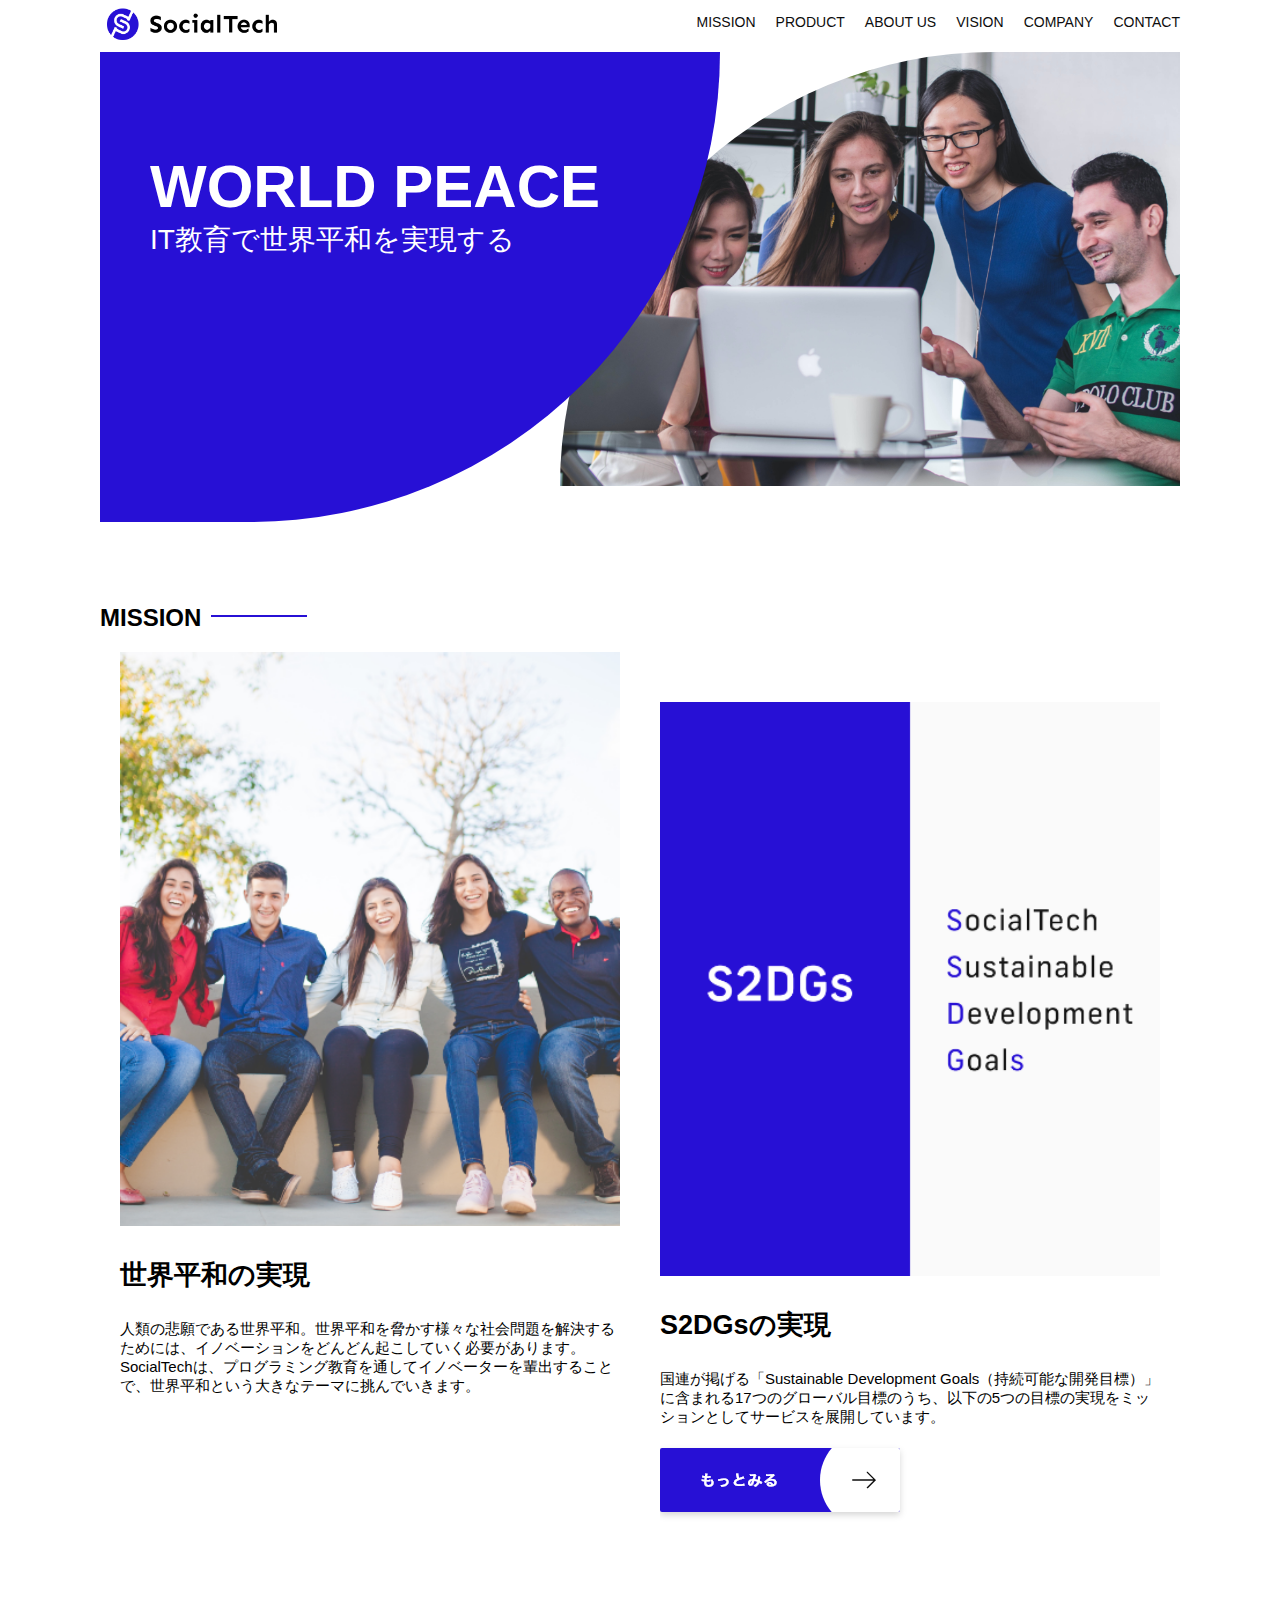
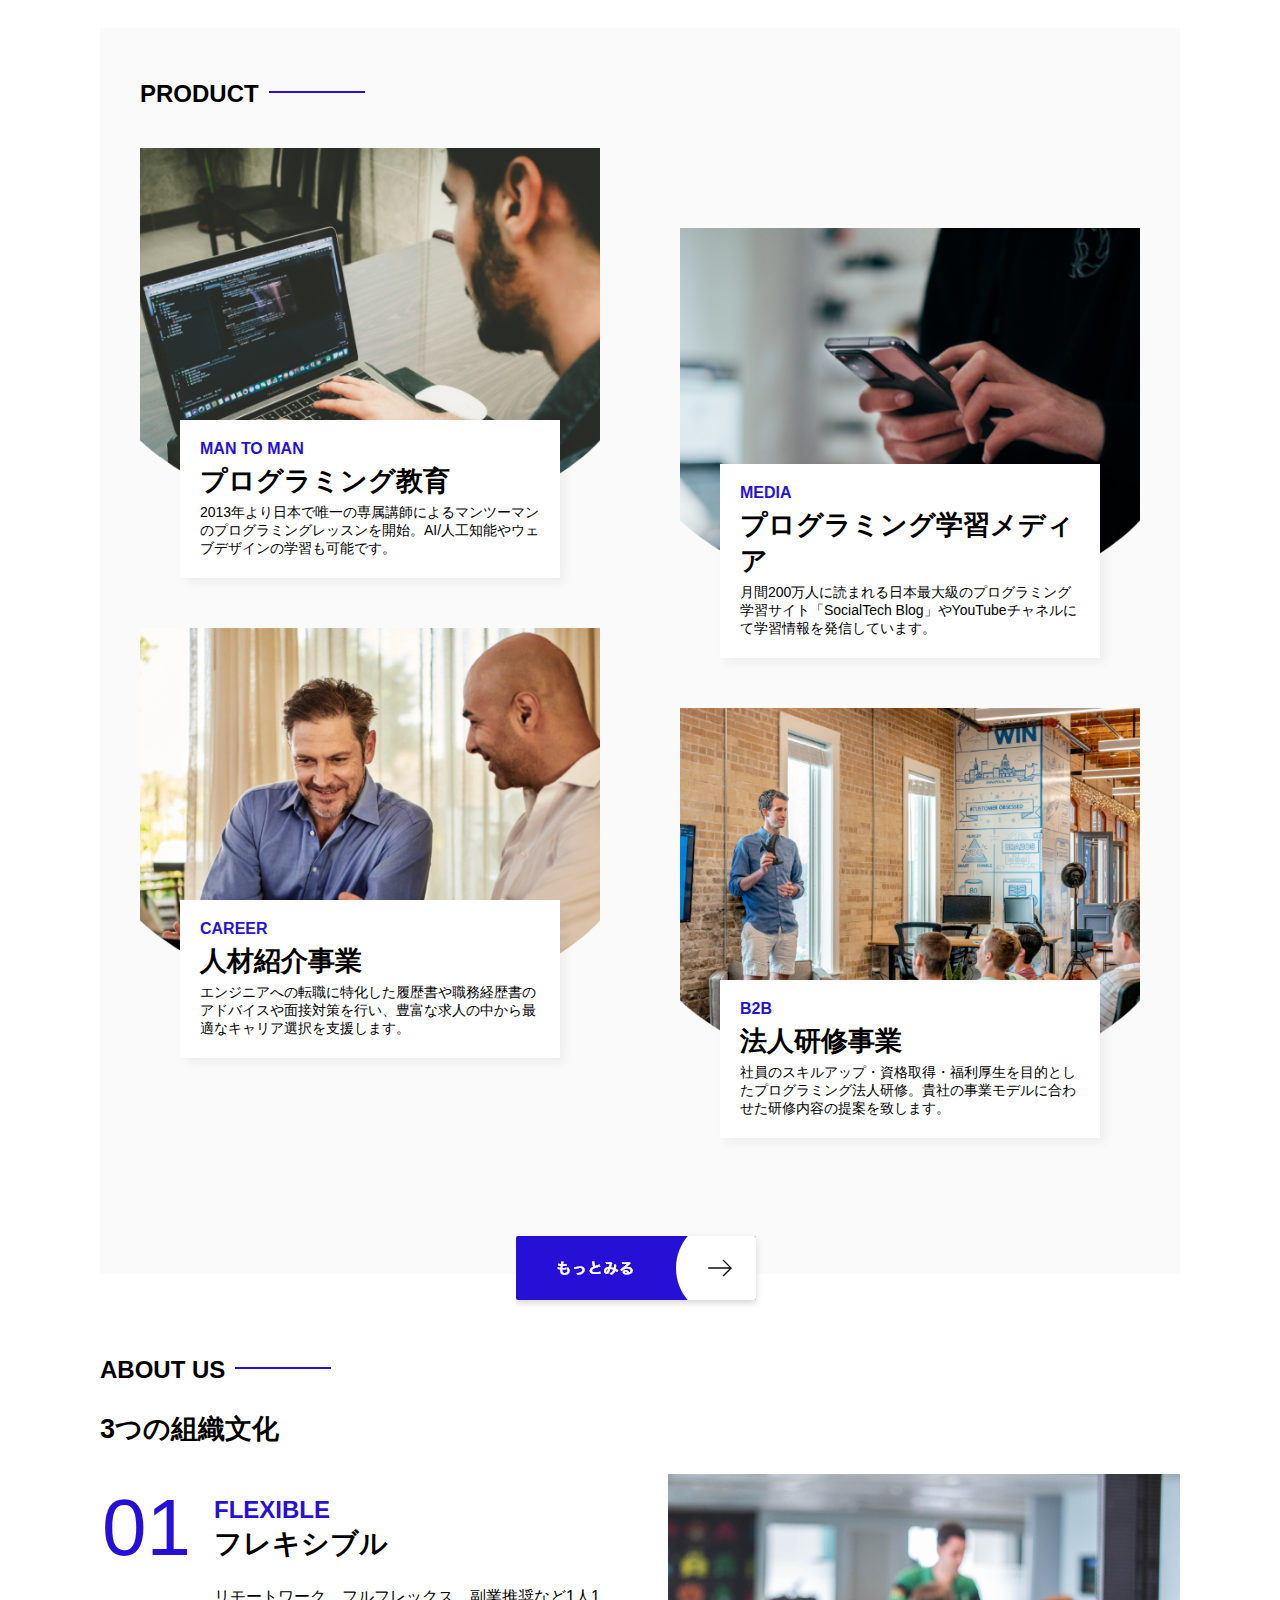
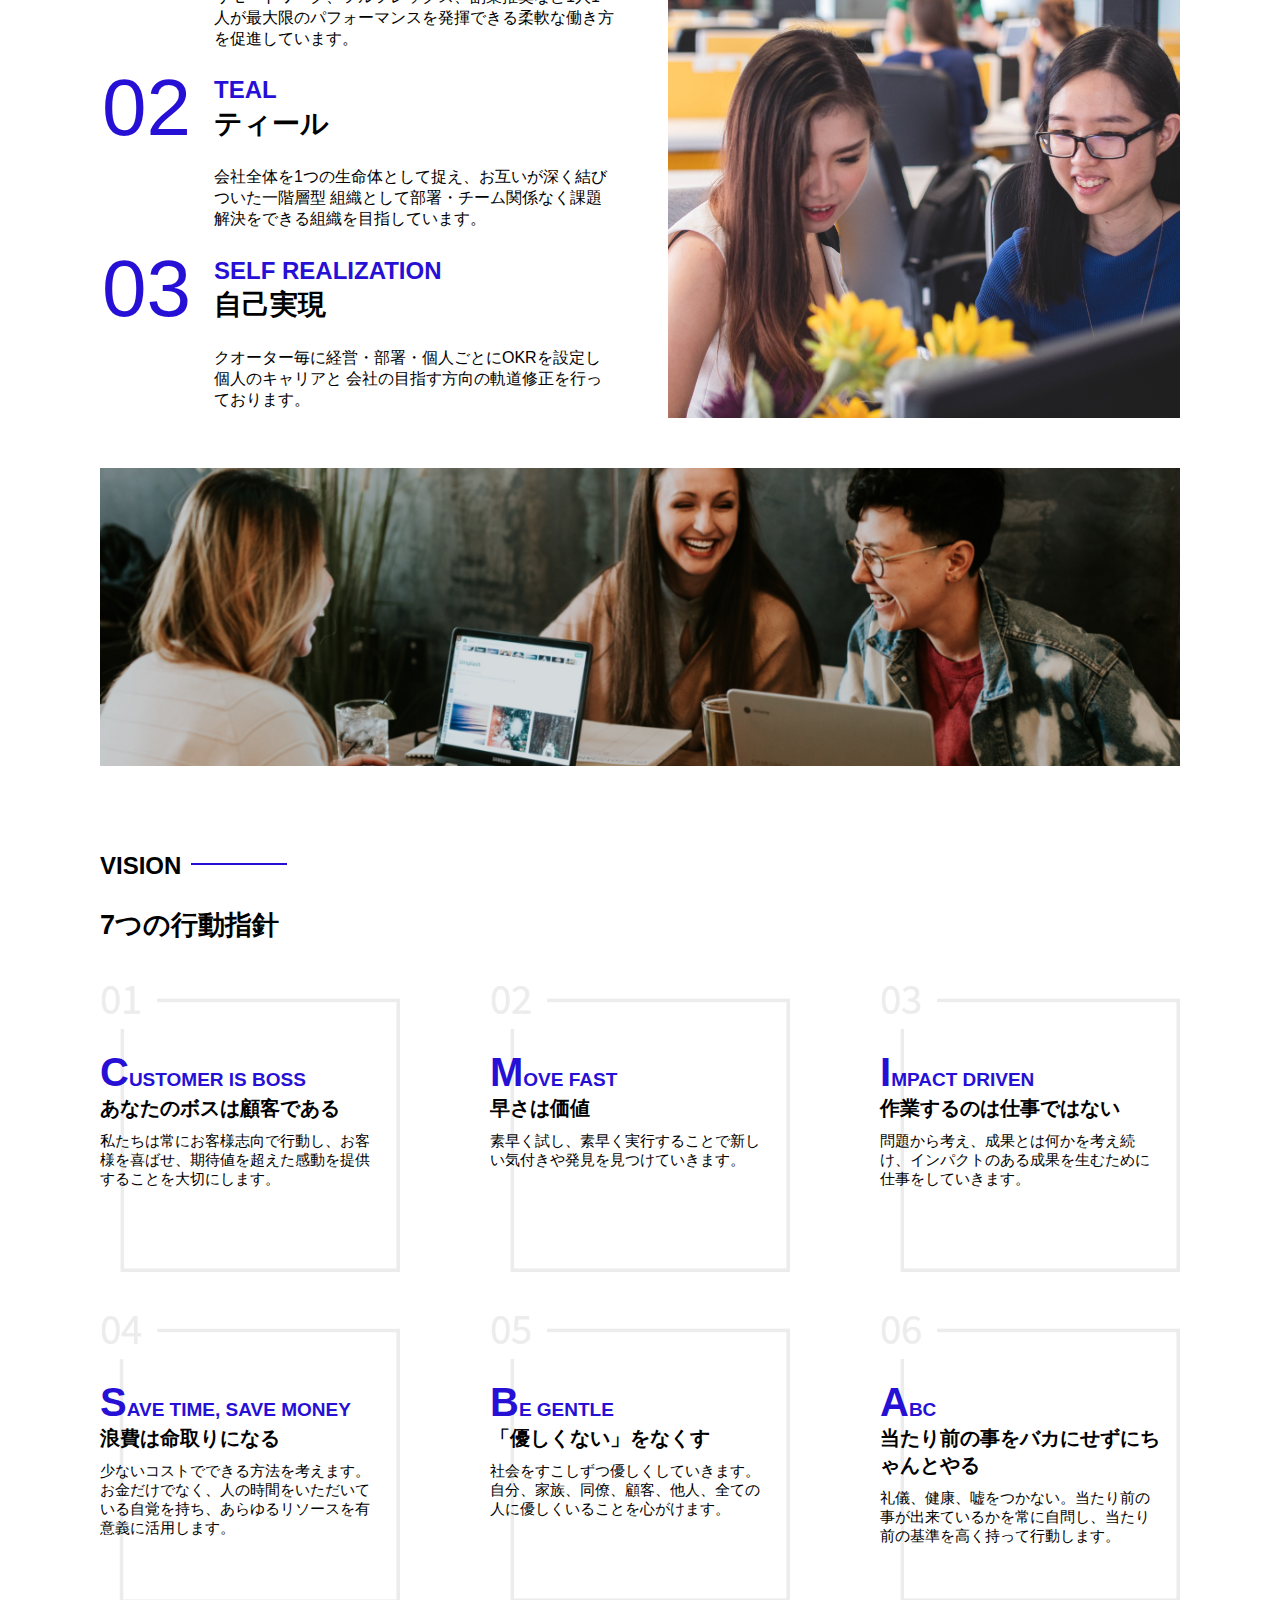
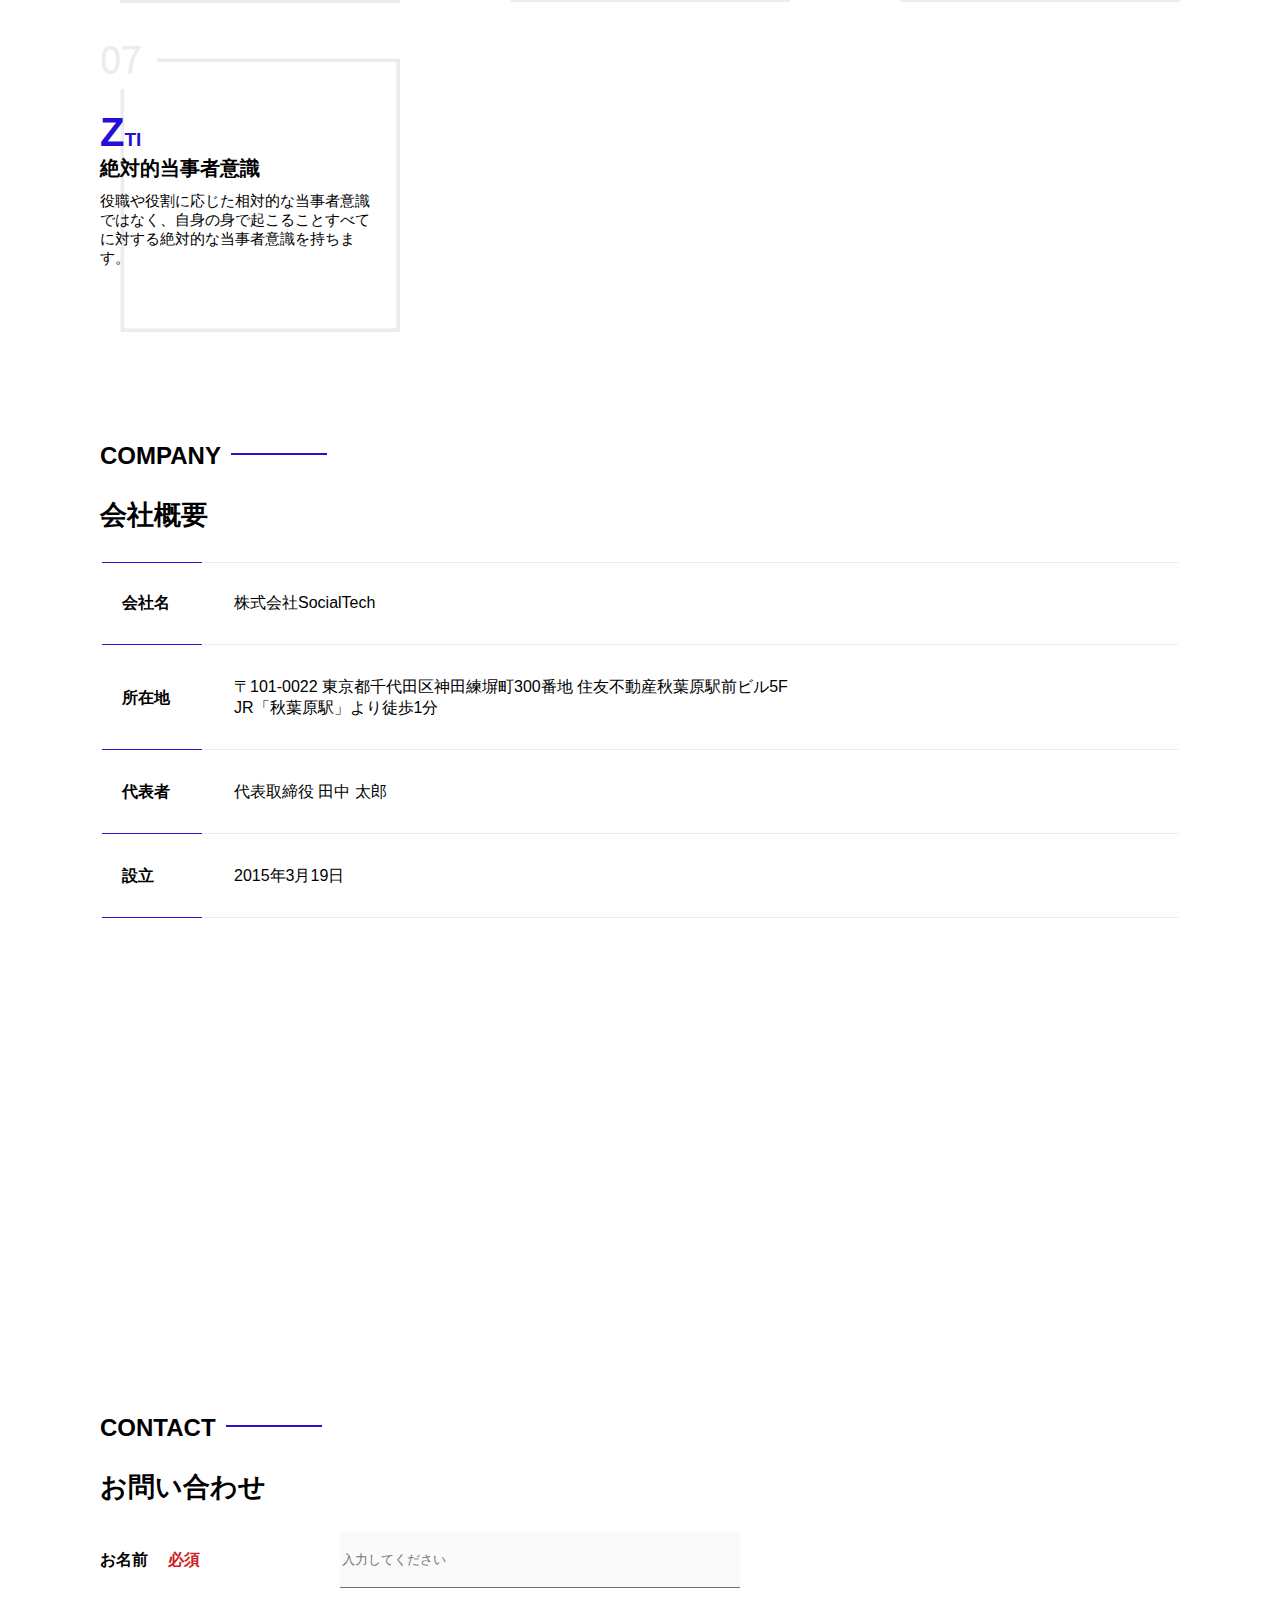
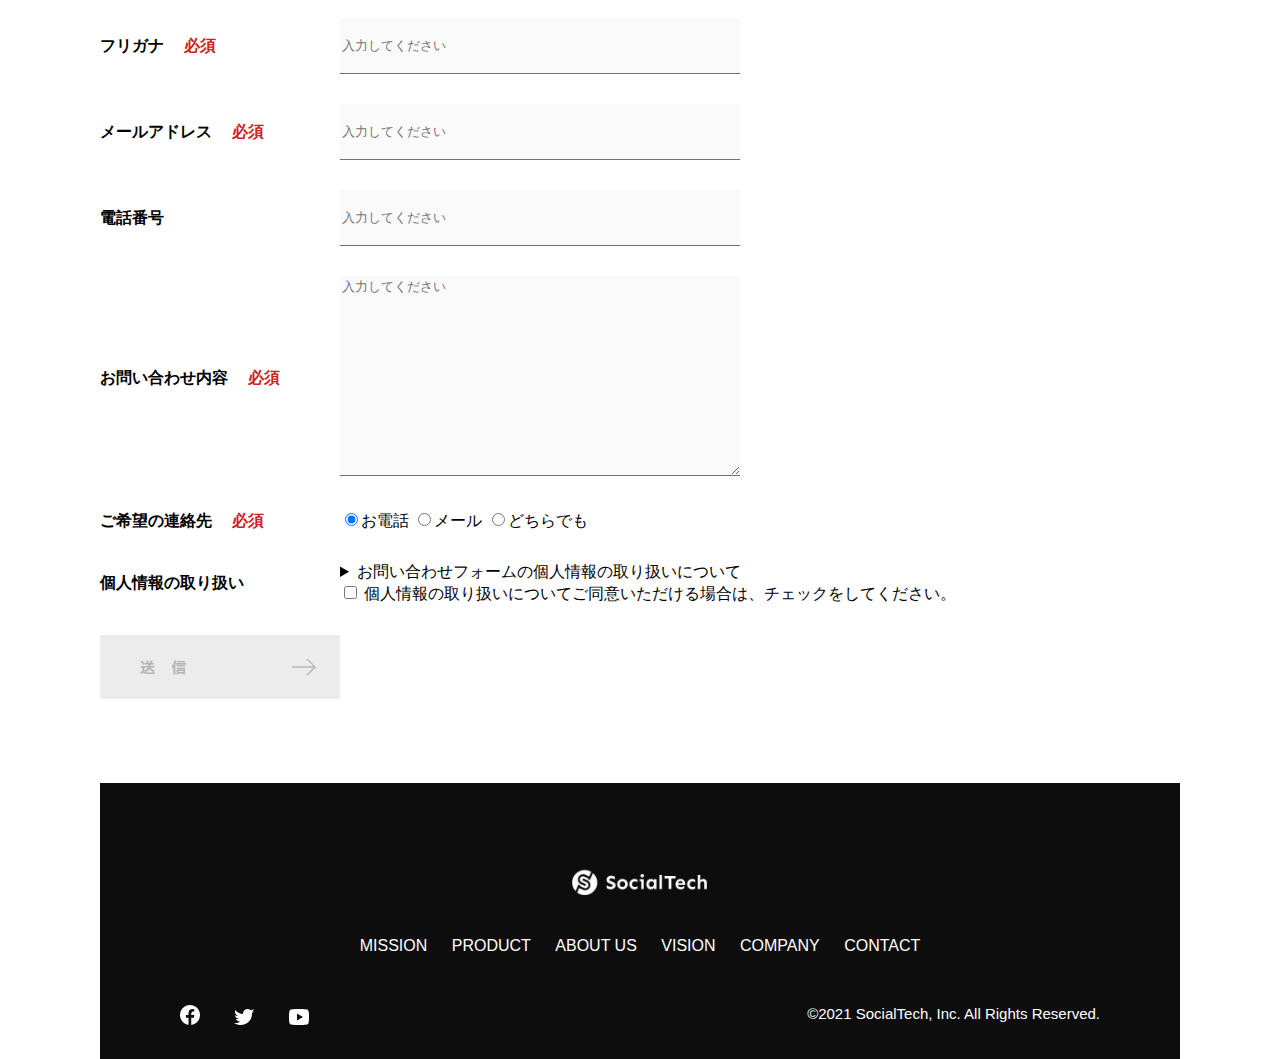
<file: socialtech/index.html>
<!DOCTYPE html>
<html>

<head>
  <title>SocialTech</title>
  <meta charset="UTF-8">
  <meta name="description" content="SocialTechはEdTech業界のリーディングカンパニーを目指します。">
  <meta name="viewport" content="width=device-width, initial-scale=1.0">
  <link rel="stylesheet" href="style.css">
  <style>
    img:not([alt]) {
      border: 10px solid red;
    }
  </style>
</head>

<body>

  <!-- ----------ヘッダー---------- -->
  <header>
    <!-- ロゴ -->
    <a href="index.html" id="logo"><img src="images/logo.png" alt="トップページに戻る"></a>



    <!-- ----------PC用ナビゲーション---------- -->
    <nav id="nav-pc">
      <ul>
        <li><a href="mission.html">MISSION</a></li>
        <li><a href="product.html">PRODUCT</a></li>

        <li><a href="index.html#aboutus">ABOUT US</a></li>
        <li><a href="index.html#vision">VISION</a></li>
        <li><a href="index.html#company">COMPANY</a></li>
        <li><a href="index.html#contact">CONTACT</a></li>
      </ul>
    </nav>



    <!-- ----------スマホ用メニューボタン---------- -->
    <button id="menu-sp" onclick="document.getElementById('nav-sp').style.display = 'block'">
      <img src="images/button-menu.png" alt="ナビゲーションを開く">
    </button>



    <!-- ----------スマホ用ナビゲーション---------- -->
    <div id="nav-sp">
      <button id="close" onclick="document.getElementById('nav-sp').style.display = 'none'">
        <img src="images/button-close.png" alt="ナビゲーションを閉じる">
      </button>

      <nav>
        <ul>
          <li>
            <a id="logo-sp" href="index.html" onclick="document.getElementById('nav-sp').style.display = 'none'"><img
                src="images/logo-sp.png" alt="トップページに戻る"></a>
          </li>
          <li><a class="menu" href="mission.html"
              onclick="document.getElementById('nav-sp').style.display = 'none'">MISSION</a></li>
          <li><a class="menu" href="product.html"
              onclick="document.getElementById('nav-sp').style.display = 'none'">PRODUCT</a></li>
          <li><a class="menu" href="index.html#aboutus"
              onclick="document.getElementById('nav-sp').style.display = 'none'">ABOUT US</a></li>
          <li><a class="menu" href="index.html#vision"
              onclick="document.getElementById('nav-sp').style.display = 'none'">VISION</a></li>
          <li><a class="menu" href="index.html#company"
              onclick="document.getElementById('nav-sp').style.display = 'none'">COMPANY</a></li>
          <li><a class="menu" href="index.html#contact"
              onclick="document.getElementById('nav-sp').style.display = 'none'">CONTACT</a></li>
        </ul>
      </nav>
      <div id="sns">
        <a href="https://www.facebook.com/sejuku2013">
          <img src="images/button-facebook.png" alt="Facebookのリンク">
        </a>
        <a href="https://twitter.com/samuraijuku">
          <img src="images/button-twitter.png" alt="Twitterのリンク">
        </a>
        <a href="https://www.youtube.com/channel/UCCFOQO5aDK0xXam4cUQXT8g">
          <img src="images/button-youtube.png" alt="YouTubeのリンク">
        </a>
      </div>
    </div>


  </header>



  <main>
    <article>



      <!-- ----------メインビジュアル---------- -->
      <section id="main-visual">
        <div id="main-message">
          <h1>WORLD PEACE</h1>
          <p>IT教育で世界平和を実現する</p>
        </div>
        <img src="images/index/index-main.png" alt="PCの周りに集まる多国籍の仲間たち">
      </section>



      <!------------ミッション------------>
      <section id="mission">
        <h2 class="index-h2">MISSION</h2>
        <div id="mission-flex">
          <div>
            <img id="mission-photo" src="images/index/index-mission.png" alt="屋外のベンチで写真を撮影する多国籍の仲間たち">
            <h3>世界平和の実現</h3>
            <p>
              人類の悲願である世界平和。世界平和を脅かす様々な社会問題を解決するためには、イノベーションをどんどん起こしていく必要があります。SocialTechは、プログラミング教育を通してイノベーターを輩出することで、世界平和という大きなテーマに挑んでいきます。
            </p>
          </div>
          <div>
            <img id="s2dgs" src="images/index/s2dgs.png" alt="S2DGs">
            <h3>S2DGsの実現</h3>
            <p>国連が掲げる「Sustainable Development Goals（持続可能な開発目標）」に含まれる17つのグローバル目標のうち、以下の5つの目標の実現をミッションとしてサービスを展開しています。</p>
            <a href="mission.html">
              <img src="images/button-more.png" alt="もっとみる">
            </a>
          </div>
        </div>
      </section>

      <section id="product">
        <h2 class="index-h2">PRODUCT</h2>
        <div class="product-flex">
          <div id="product-left">
            <div>
              <img class="product-photo" src="images/index/index-mantoman.png" alt="PCでコードを書く男性">
              <div class="product-explain">
                <span>MAN TO MAN</span>
                <h3>プログラミング教育</h3>
                <p>2013年より日本で唯一の専属講師によるマンツーマンのプログラミングレッスンを開始。AI/人工知能やウェブデザインの学習も可能です。</p>
              </div>
            </div>
            <div>
              <img class="product-photo" src="images/index/index-career.png" alt="笑顔で話し合う2人の男性">
              <div class="product-explain">
                <span>CAREER</span>
                <h3>人材紹介事業</h3>
                <p>エンジニアへの転職に特化した履歴書や職務経歴書のアドバイスや面接対策を行い、豊富な求人の中から最適なキャリア選択を支援します。</p>
              </div>
            </div>
          </div>
          <div id="product-right">
            <div>
              <img class="product-photo" src="images/index/index-media.png" alt="スマートフォンを操作する人">
              <div class="product-explain">
                <span>MEDIA</span>
                <h3>プログラミング学習メディア</h3>
                <p>月間200万人に読まれる日本最大級のプログラミング学習サイト「SocialTech Blog」やYouTubeチャネルにて学習情報を発信しています。</p>
              </div>
            </div>
            <div>
              <img class="product-photo" src="images/index/index-b2b.png" alt="講演中の男性とそれを聴く人々">
              <div class="product-explain">
                <span>B2B</span>
                <h3>法人研修事業</h3>
                <p>社員のスキルアップ・資格取得・福利厚生を目的としたプログラミング法人研修。貴社の事業モデルに合わせた研修内容の提案を致します。</p>
              </div>
            </div>
          </div>
        </div>
        <div id="product-more">
          <a href="product.html">
            <img src="images/button-more.png" alt="もっとみる">
          </a>
        </div>
      </section>



      <!-- ----------ABOUT US---------- -->
      <section id="aboutus">
        <h2 class="index-h2">ABOUT US</h2>
        <h3>3つの組織文化</h3>
        <div>
          <table class="culture-table">
            <tr>
              <td class="culture-num">01</td>
              <th><span class="culture-en">FLEXIBLE</span><br>フレキシブル</th>
            </tr>
            <tr>
              <td>
                <!--空のセル-->
              </td>
              <td class="culture-description">リモートワーク、フルフレックス、副業推奨など1人1人が最大限のパフォーマンスを発揮できる柔軟な働き方を促進しています。</td>
            </tr>
            <tr>
              <td class="culture-num">02</td>
              <th><span class="culture-en">TEAL</span><br>ティール</th>
            </tr>
            <tr>
              <td>
                <!--空のセル-->
              </td>
              <td class="culture-description">会社全体を1つの生命体として捉え、お互いが深く結びついた一階層型 組織として部署・チーム関係なく課題解決をできる組織を目指しています。</td>
            </tr>
            <tr>
              <td class="culture-num">03</td>
              <th><span class="culture-en">SELF REALIZATION</span><br>自己実現</th>
            </tr>
            <tr>
              <td>
                <!--空のセル-->
              </td>
              <td class="culture-description">クオーター毎に経営・部署・個人ごとにOKRを設定し個人のキャリアと 会社の目指す方向の軌道修正を行っております。</td>
            </tr>
          </table>
          <img class="culture-img" src="images/index/index-aboutus1.png" alt="笑顔で話し合う2人の女性">
        </div>
        <img class="culture-img2" src="images/index/index-aboutus2.png" alt="笑顔で話し合う3人の男女">
      </section>



      <!-- ----------VISION---------- -->
      <section id="vision">
        <h2 class="index-h2">VISION</h2>
        <h3>7つの行動指針</h3>
        <div>
          <div class="vision-box">
            <img src="images/index/vision-01.png" alt="01">
            <div>
              <h4>CUSTOMER IS BOSS</h4>
              <h5>あなたのボスは顧客である</h5>
              <p>私たちは常にお客様志向で行動し、お客様を喜ばせ、期待値を超えた感動を提供することを大切にします。</p>
            </div>
          </div>
          <div class="vision-box">
            <img src="images/index/vision-02.png" alt="02">
            <div>
              <h4>MOVE FAST</h4>
              <h5>早さは価値</h5>
              <p>素早く試し、素早く実行することで新しい気付きや発見を見つけていきます。</p>
            </div>
          </div>
          <div class="vision-box">
            <img src="images/index/vision-03.png" alt="03">
            <div>
              <h4>IMPACT DRIVEN</h4>
              <h5>作業するのは仕事ではない</h5>
              <p>問題から考え、成果とは何かを考え続け、インパクトのある成果を生むために仕事をしていきます。</p>
            </div>
          </div>
          <div class="vision-box">
            <img src="images/index//vision-04.png" alt="04">
            <div>
              <h4>SAVE TIME, SAVE MONEY</h4>
              <h5>浪費は命取りになる</h5>
              <p>少ないコストでできる方法を考えます。お金だけでなく、人の時間をいただいている自覚を持ち、あらゆるリソースを有意義に活用します。</p>
            </div>
          </div>
          <div class="vision-box">
            <img src="images/index/vision-05.png" alt="05">
            <div>
              <h4>BE GENTLE</h4>
              <h5>「優しくない」をなくす</h5>
              <p>社会をすこしずつ優しくしていきます。自分、家族、同僚、顧客、他人、全ての人に優しくいることを心がけます。</p>
            </div>
          </div>
          <div class="vision-box">
            <img src="images/index/vision-06.png" alt="06">
            <div>
              <h4>ABC</h4>
              <h5>当たり前の事をバカにせずにちゃんとやる</h5>
              <p>礼儀、健康、嘘をつかない。当たり前の事が出来ているかを常に自問し、当たり前の基準を高く持って行動します。</p>
            </div>
          </div>
          <div class="vision-box">
            <img src="images/index/vision-07.png" alt="07">
            <div>
              <h4>ZTI</h4>
              <h5>絶対的当事者意識</h5>
              <p>役職や役割に応じた相対的な当事者意識ではなく、自身の身で起こることすべてに対する絶対的な当事者意識を持ちます。</p>
            </div>
          </div>
        </div>
      </section>



      <!-- ----------COMPANY---------- -->
      <section id="company">
        <h2 class="index-h2">COMPANY</h2>
        <h3>会社概要</h3>
        <table id="company-table">
          <tr>
            <th class="tableheader tableheader-first">会社名</th>
            <td class="cell cell-first">株式会社SocialTech</td>
          </tr>
          <tr>
            <th class="tableheader">所在地</th>
            <td class="cell">〒101-0022 東京都千代田区神田練塀町300番地 住友不動産秋葉原駅前ビル5F<br>JR「秋葉原駅」より徒歩1分</td>
          </tr>
          <tr>
            <th class="tableheader">代表者</th>
            <td class="cell">代表取締役 田中 太郎</td>
          </tr>
          <tr>
            <th class="tableheader">設立</th>
            <td class="cell">2015年3月19日</td>
          </tr>
        </table>
        <iframe
          src="https://www.google.com/maps/embed?pb=!1m18!1m12!1m3!1d3240.0688551336807!2d139.7720776771055!3d35.69992317258124!2m3!1f0!2f0!3f0!3m2!1i1024!2i768!4f13.1!3m3!1m2!1s0x60188fee13660e23%3A0x77137876edf742ac!2z5L2P5Y-L5LiN5YuV55Sj56eL6JGJ5Y6f6aeF5YmN44OT44Or!5e0!3m2!1sja!2sjp!4v1704858013291!5m2!1sja!2sjp"
          style="border: 0" allowfullscreen="" loading="lazy">
        </iframe>
      </section>



      <!-- ----------お問い合わせフォーム---------- -->
      <section id="contact">
        <h2 class="index-h2">CONTACT</h2>
        <h3>お問い合わせ</h3>
        <form>
          <div>
            <div class="contact-heading">
              <label class="contact-label">お名前<span class="contact-span">必須</span></label>
            </div>
            <div>
              <input type="text" name="name" placeholder="入力してください" class="contact-textbox">
            </div>
          </div>
          <div>
            <div class="contact-heading">
              <label class="contact-label">フリガナ<span class="contact-span">必須</span></label>
            </div>
            <div>
              <input type="text" name="hurigana" placeholder="入力してください" class="contact-textbox">
            </div>
          </div>
          <div>
            <div class="contact-heading">
              <label class="contact-label">メールアドレス<span class="contact-span">必須</span></label>
            </div>
            <div>
              <input type="text" name="email" placeholder="入力してください" class="contact-textbox">
            </div>
          </div>
          <div>
            <div class="contact-heading">
              <label class="contact-label">電話番号</label>
            </div>
            <div>
              <input type="text" name="tel" placeholder="入力してください" class="contact-textbox">
            </div>
          </div>
          <div>
            <div class="contact-heading">
              <label class="contact-label">お問い合わせ内容<span class="contact-span">必須</span></label>
            </div>
            <div>
              <textarea class="contact-textarea" placeholder="入力してください" name="message"></textarea>
            </div>
          </div>
          <div>
            <div class="contact-heading">
              <label class="contact-label">ご希望の連絡先<span class="contact-span">必須</span></label>
            </div>
            <div><input class="radiobutton" type="radio" value="tel" name="contact" checked><label>お電話</label> <input
                class="radiobutton" type="radio" value="mail" name="contact"><label>メール</label> <input
                class="radiobutton" type="radio" value="both" name="contact"><label>どちらでも</label></div>
          </div>
          <div>
            <div class="contact-heading">
              <label class="contact-label">個人情報の取り扱い</label>
            </div>
            <div>
              <details>
                <summary>お問い合わせフォームの個人情報の取り扱いについて</summary>
                <div>
                  <dl>
                    <dt>１．組織の名称又は氏名</dt>
                    <dd>株式会社SocialTech</dd>
                    <dt>２．個人情報保護管理者（若しくはその代理人）の氏名又は職名、所属及び連絡先</dt>
                    <dd>
                      <p>鈴木 一郎 コーポレート部</p>
                      <p>メールアドレス：samurai@example.com</p>
                      <p>TEL：03-1234-5678</p>
                    </dd>
                    <dt>３．個人情報の利用目的</dt>
                    <dd>
                      <ul>
                        <li>本サービス及び本サービスに関連する情報の提供又はそれらに関する連絡のため</li>
                        <li>ユーザーの本人確認のため</li>
                        <li>当社サービスのご案内のため</li>
                        <li>当社の商品等の広告または宣伝（電子メールによるものを含むものとします。）</li>
                      </ul>
                    </dd>
                    <dt>４．個人情報の取り扱い業務の委託</dt>
                    <dd>
                      個人情報の取扱業務の全部または一部を外部に業務委託する場合があります。その際、弊社は、個人情報を適切に保護できる管理体制を敷き実行していることを条件として委託先を厳選したうえで、機密保持契約を委託先と締結し、お客様の個人情報を厳密に管理させます。
                    </dd>
                    <dt>５．個人情報の開示等の請求</dt>
                    <dd>
                      お客様は、弊社に対してご自身の個人情報の開示等（利用目的の通知、開示、内容の訂正・追加・削除、利用の停止または消去、第三者への提供の停止）に関して、当社問合わせ窓口に申し出ることができます。<br>
                      その際、弊社はお客様ご本人を確認させていただいたうえで、合理的な期間内に対応いたします。<br>
                      なお、個人情報に関する弊社問合わせ先は、次の通りです。
                    </dd>
                    <dd>
                      <p>株式会社SocialTech　個人情報問合せ窓口</p>
                      <p>〒150-0043　東京都千代田区神田練塀町300番地 住友不動産秋葉原駅前ビル5F</p>
                      <p>メールアドレス：samurai@example.com　TEL：03-1234-5678</p>
                    </dd>

                    <dt>６．個人情報を提供されることの任意性について</dt>
                    <dd>お客様がご自身の個人情報を弊社に提供されるか否かは、お客様のご判断によりますが、もしご提供されない場合には、適切なサービスが提供できない場合がありますので予めご了承ください。</dd>
                  </dl>
                </div>
              </details>
              <input type="checkbox" name="agree">
              <span>個人情報の取り扱いについてご同意いただける場合は、チェックをしてください。</span>
            </div>
          </div>
          <input type="image" src="images/button-submit.png" alt="送信する">
        </form>
      </section>
    </article>
  </main>



  <!-- ----------フッター---------- -->
  <footer>
    <div id="footer-logo">
      <img src="images/logo-sp.png" alt="SocialTech">
    </div>
    <div id="footer-link">
      <a href="mission.html">MISSION</a>
      <a href="product.html">PRODUCT</a>
      <a href="index.html#aboutus">ABOUT US</a>
      <a href="index.html#vision">VISION</a>
      <a href="index.html#company">COMPANY</a>
      <a href="index.html#contact">CONTACT</a>
    </div>
    <div id="sns-footer">
      <div class="sns-btns">
        <a href="https://www.facebook.com/sejuku2013"><img src="images/button-facebook.png" alt="Facebookのリンク"></a>
        <a href="https://twitter.com/samuraijuku"><img src="images/button-twitter.png" alt="Twitterのリンク"></a>
        <a href="https://www.youtube.com/channel/UCCFOQO5aDK0xXam4cUQXT8g"><img src="images/button-youtube.png"
            alt="YouTubeのリンク"></a>
      </div>
      <p id="copyright">&copy;2021 SocialTech, Inc. All Rights Reserved.</p>
    </div>
  </footer>


</body>

</html>
</file>
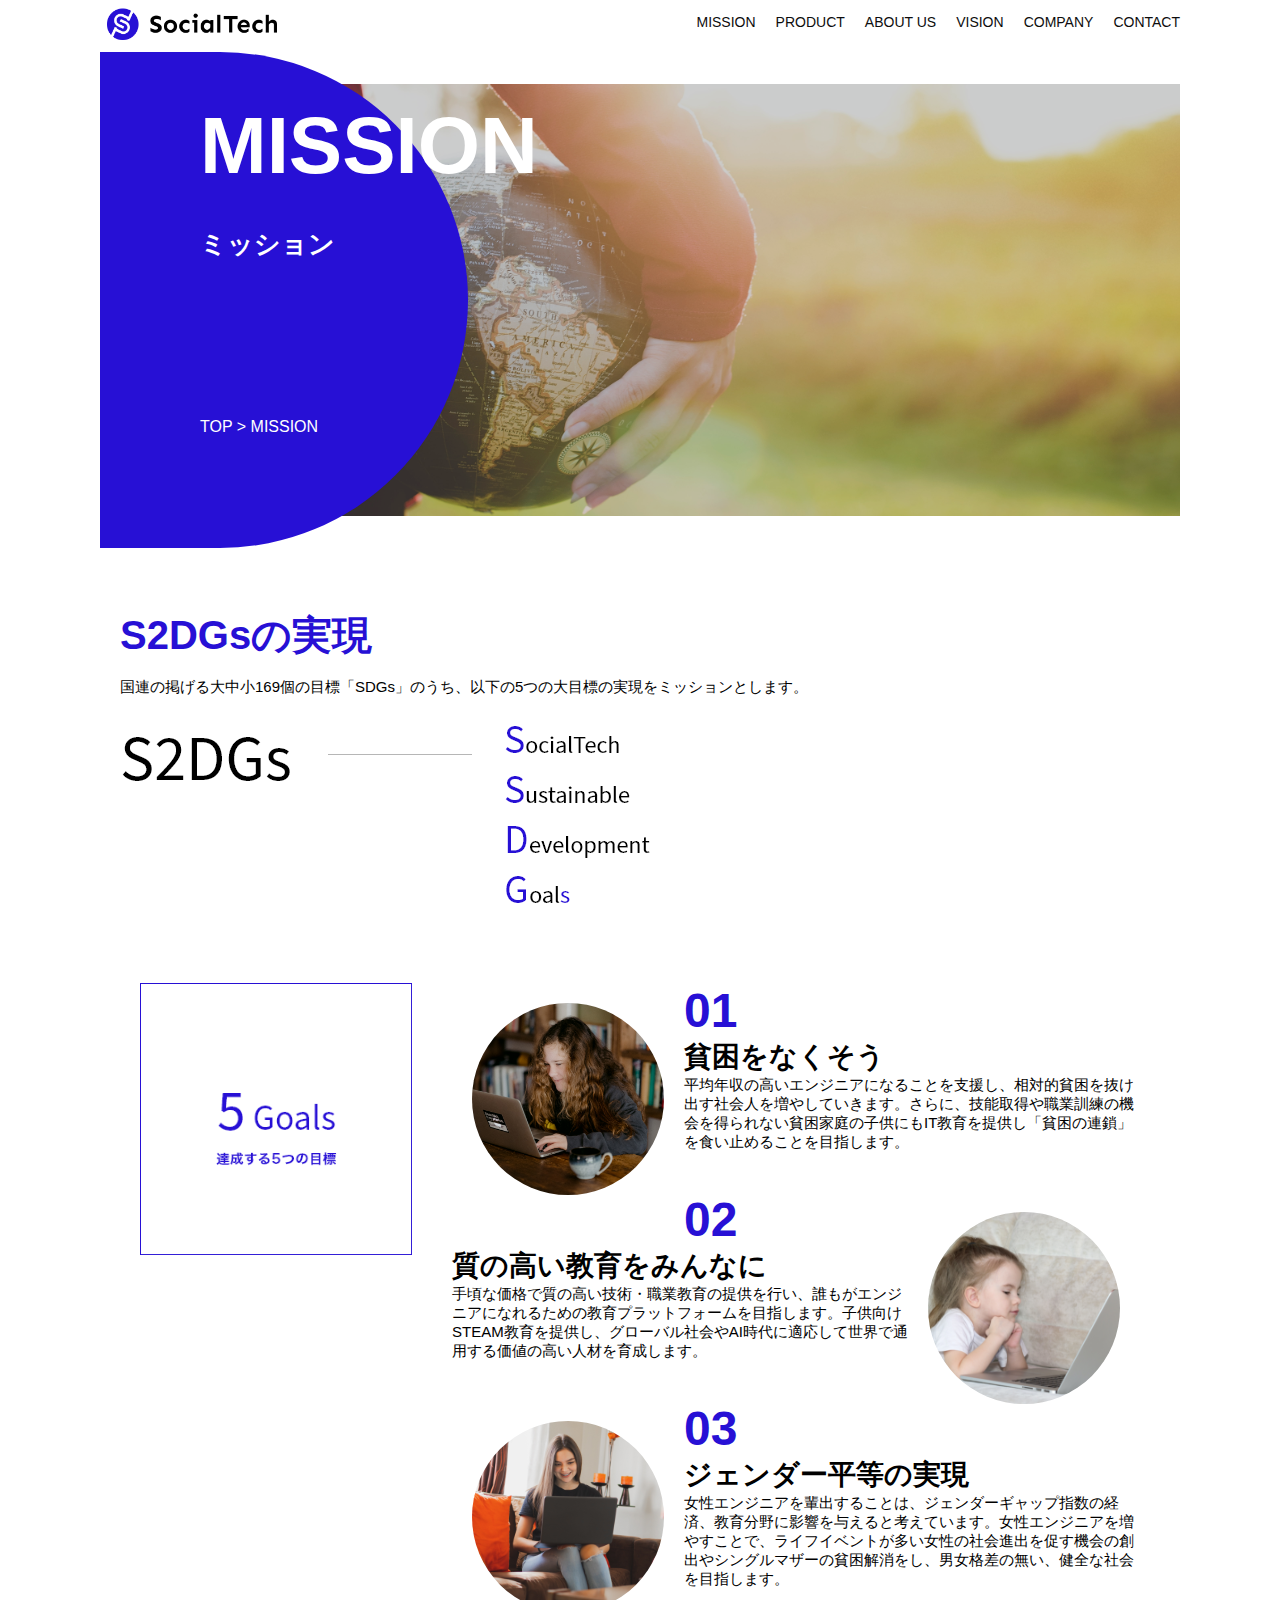
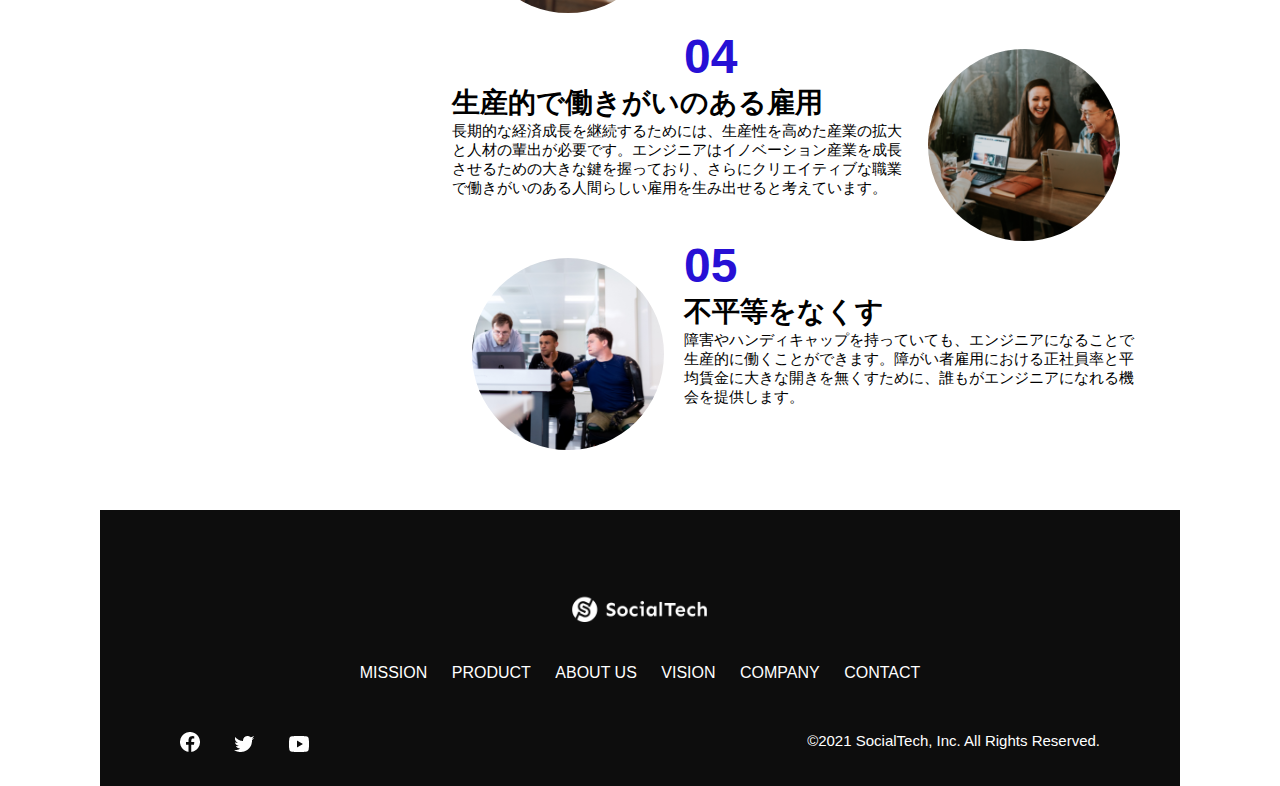
<file: socialtech/mission.html>
<!DOCTYPE html>
<html>

<head>
 <title>SocialTech - MISSION ミッション -</title>
 <meta charset="UTF-8">
 <meta name="description" content="SocialTechが目指す5つの目標（S2DGs）を紹介します">
 <meta name="viewport" content="width=device-width, initial-scale=1.0">
 <link rel="stylesheet" href="style.css">
</head>

<body>

 <!-- ----------ヘッダー---------- -->
 <header>
  <!-- ロゴ -->
  <a href="index.html" id="logo"><img src="images/logo.png" alt="トップページに戻る"></a>



  <!-- ----------PC用ナビゲーション---------- -->
  <nav id="nav-pc">
   <ul>
    <li><a href="mission.html">MISSION</a></li>
    <li><a href="product.html">PRODUCT</a></li>

    <li><a href="index.html#aboutus">ABOUT US</a></li>
    <li><a href="index.html#vision">VISION</a></li>
    <li><a href="index.html#company">COMPANY</a></li>
    <li><a href="index.html#contact">CONTACT</a></li>
   </ul>
  </nav>



  <!-- ----------スマホ用メニューボタン---------- -->
  <button id="menu-sp" onclick="document.getElementById('nav-sp').style.display = 'block'">
   <img src="images/button-menu.png" alt="ナビゲーションを開く">
  </button>



  <!-- ----------スマホ用ナビゲーション---------- -->
  <div id="nav-sp">
   <button id="close" onclick="document.getElementById('nav-sp').style.display = 'none'">
    <img src="images/button-close.png" alt="ナビゲーションを閉じる">
   </button>

   <nav>
    <ul>
     <li>
      <a id="logo-sp" href="index.html" onclick="document.getElementById('nav-sp').style.display = 'none'"><img
        src="images/logo-sp.png" alt="トップページに戻る"></a>
     </li>
     <li><a class="menu" href="mission.html"
       onclick="document.getElementById('nav-sp').style.display = 'none'">MISSION</a></li>
     <li><a class="menu" href="product.html"
       onclick="document.getElementById('nav-sp').style.display = 'none'">PRODUCT</a></li>
     <li><a class="menu" href="index.html#aboutus"
       onclick="document.getElementById('nav-sp').style.display = 'none'">ABOUT US</a></li>
     <li><a class="menu" href="index.html#vision"
       onclick="document.getElementById('nav-sp').style.display = 'none'">VISION</a></li>
     <li><a class="menu" href="index.html#company"
       onclick="document.getElementById('nav-sp').style.display = 'none'">COMPANY</a></li>
     <li><a class="menu" href="index.html#contact"
       onclick="document.getElementById('nav-sp').style.display = 'none'">CONTACT</a></li>
    </ul>
   </nav>
   <div id="sns">
    <a href="https://www.facebook.com/sejuku2013">
     <img src="images/button-facebook.png" alt="Facebookのリンク">
    </a>
    <a href="https://twitter.com/samuraijuku">
     <img src="images/button-twitter.png" alt="Twitterのリンク">
    </a>
    <a href="https://www.youtube.com/channel/UCCFOQO5aDK0xXam4cUQXT8g">
     <img src="images/button-youtube.png" alt="YouTubeのリンク">
    </a>
   </div>
  </div>


 </header>


 <main>
  <article>
   <!-- ----------メインビジュアル---------- -->
   <section id="mission-main">
    <div class="mission-main-inner">
     <div id="mission-title">
      <h1>MISSION<br><span>ミッション</span></h1>
      <p>TOP > MISSION</p>
     </div>
    </div>
   </section>



   <!-- ----------S2DGS---------- -->
   <section id="mission-s2dgs">
    <h2 class="mission-h2">S2DGsの実現</h2>
    <p>国連の掲げる大中小169個の目標「SDGs」のうち、以下の5つの大目標の実現をミッションとします。</p>
    <img src="images/mission/mission-s2dgs.png" alt="S2DGs">
   </section>



   <!-- ----------5Goals---------- -->
   <section id="mission-five-goals">
    <div class="five-goals-image">
     <img src="images/mission/mission-5goals.png" alt="5Goals">
    </div>
    <div class="five-goals-read">
     <div>
      <img class="fivegoals-image-left" src="images/mission/mission-5goals01.png" alt="PCを操作する女の子">
      <span class="fivegoals-number">01</span>
      <h3 class="fivegoals-h3">貧困をなくそう</h3>
      <p class="fivegoals-p">
       平均年収の高いエンジニアになることを支援し、相対的貧困を抜け出す社会人を増やしていきます。さらに、技能取得や職業訓練の機会を得られない貧困家庭の子供にもIT教育を提供し「貧困の連鎖」を食い止めることを目指します。</p>
     </div>
     <div>
      <img class="fivegoals-image-right" src="images/mission/mission-5goals02.png" alt="PCを見つめる小さい女の子">
      <span class="fivegoals-number">02</span>
      <h3 class="fivegoals-h3">質の高い教育をみんなに</h3>
      <p class="fivegoals-p">
       手頃な価格で質の高い技術・職業教育の提供を行い、誰もがエンジニアになれるための教育プラットフォームを目指します。子供向けSTEAM教育を提供し、グローバル社会やAI時代に適応して世界で通用する価値の高い人材を育成します。
      </p>
     </div>
     <div>
      <img class="fivegoals-image-left" src="images/mission/mission-5goals03.png" alt="PCを操作する女性">

      <span class="fivegoals-number">03</span>
      <h3 class="fivegoals-h3">ジェンダー平等の実現</h3>
      <p class="fivegoals-p">
       女性エンジニアを輩出することは、ジェンダーギャップ指数の経済、教育分野に影響を与えると考えています。女性エンジニアを増やすことで、ライフイベントが多い女性の社会進出を促す機会の創出やシングルマザーの貧困解消をし、男女格差の無い、健全な社会を目指します。
      </p>
     </div>
     <div>
      <img class="fivegoals-image-right" src="images/mission/mission-5goals04.png" alt="笑顔で話し合う3人の男女">
      <span class="fivegoals-number">04</span>
      <h3 class="fivegoals-h3">生産的で働きがいのある雇用</h3>
      <p class="fivegoals-p">
       長期的な経済成長を継続するためには、生産性を高めた産業の拡大と人材の輩出が必要です。エンジニアはイノベーション産業を成長させるための大きな鍵を握っており、さらにクリエイティブな職業で働きがいのある人間らしい雇用を生み出せると考えています。
      </p>
     </div>
     <div>
      <img class="fivegoals-image-left" src="images/mission/mission-5goals05.png" alt="障害を持つ男性が生き生きと働く様子">
      <span class="fivegoals-number">05</span>
      <h3 class="fivegoals-h3">不平等をなくす</h3>
      <p class="fivegoals-p">
       障害やハンディキャップを持っていても、エンジニアになることで生産的に働くことができます。障がい者雇用における正社員率と平均賃金に大きな開きを無くすために、誰もがエンジニアになれる機会を提供します。</p>
     </div>
    </div>
   </section>



  </article>
 </main>



 <!-- ----------フッター---------- -->
 <footer>
  <div id="footer-logo">
   <img src="images/logo-sp.png" alt="SocialTech">
  </div>
  <div id="footer-link">
   <a href="mission.html">MISSION</a>
   <a href="product.html">PRODUCT</a>
   <a href="index.html#aboutus">ABOUT US</a>
   <a href="index.html#vision">VISION</a>
   <a href="index.html#company">COMPANY</a>
   <a href="index.html#contact">CONTACT</a>
  </div>
  <div id="sns-footer">
   <div class="sns-btns">
    <a href="https://www.facebook.com/sejuku2013"><img src="images/button-facebook.png" alt="Facebookのリンク"></a>
    <a href="https://twitter.com/samuraijuku"><img src="images/button-twitter.png" alt="Twitterのリンク"></a>
    <a href="https://www.youtube.com/channel/UCCFOQO5aDK0xXam4cUQXT8g"><img src="images/button-youtube.png"
      alt="YouTubeのリンク"></a>
   </div>
   <p id="copyright">&copy;2021 SocialTech, Inc. All Rights Reserved.</p>
  </div>
 </footer>

</body>

</html>
</file>
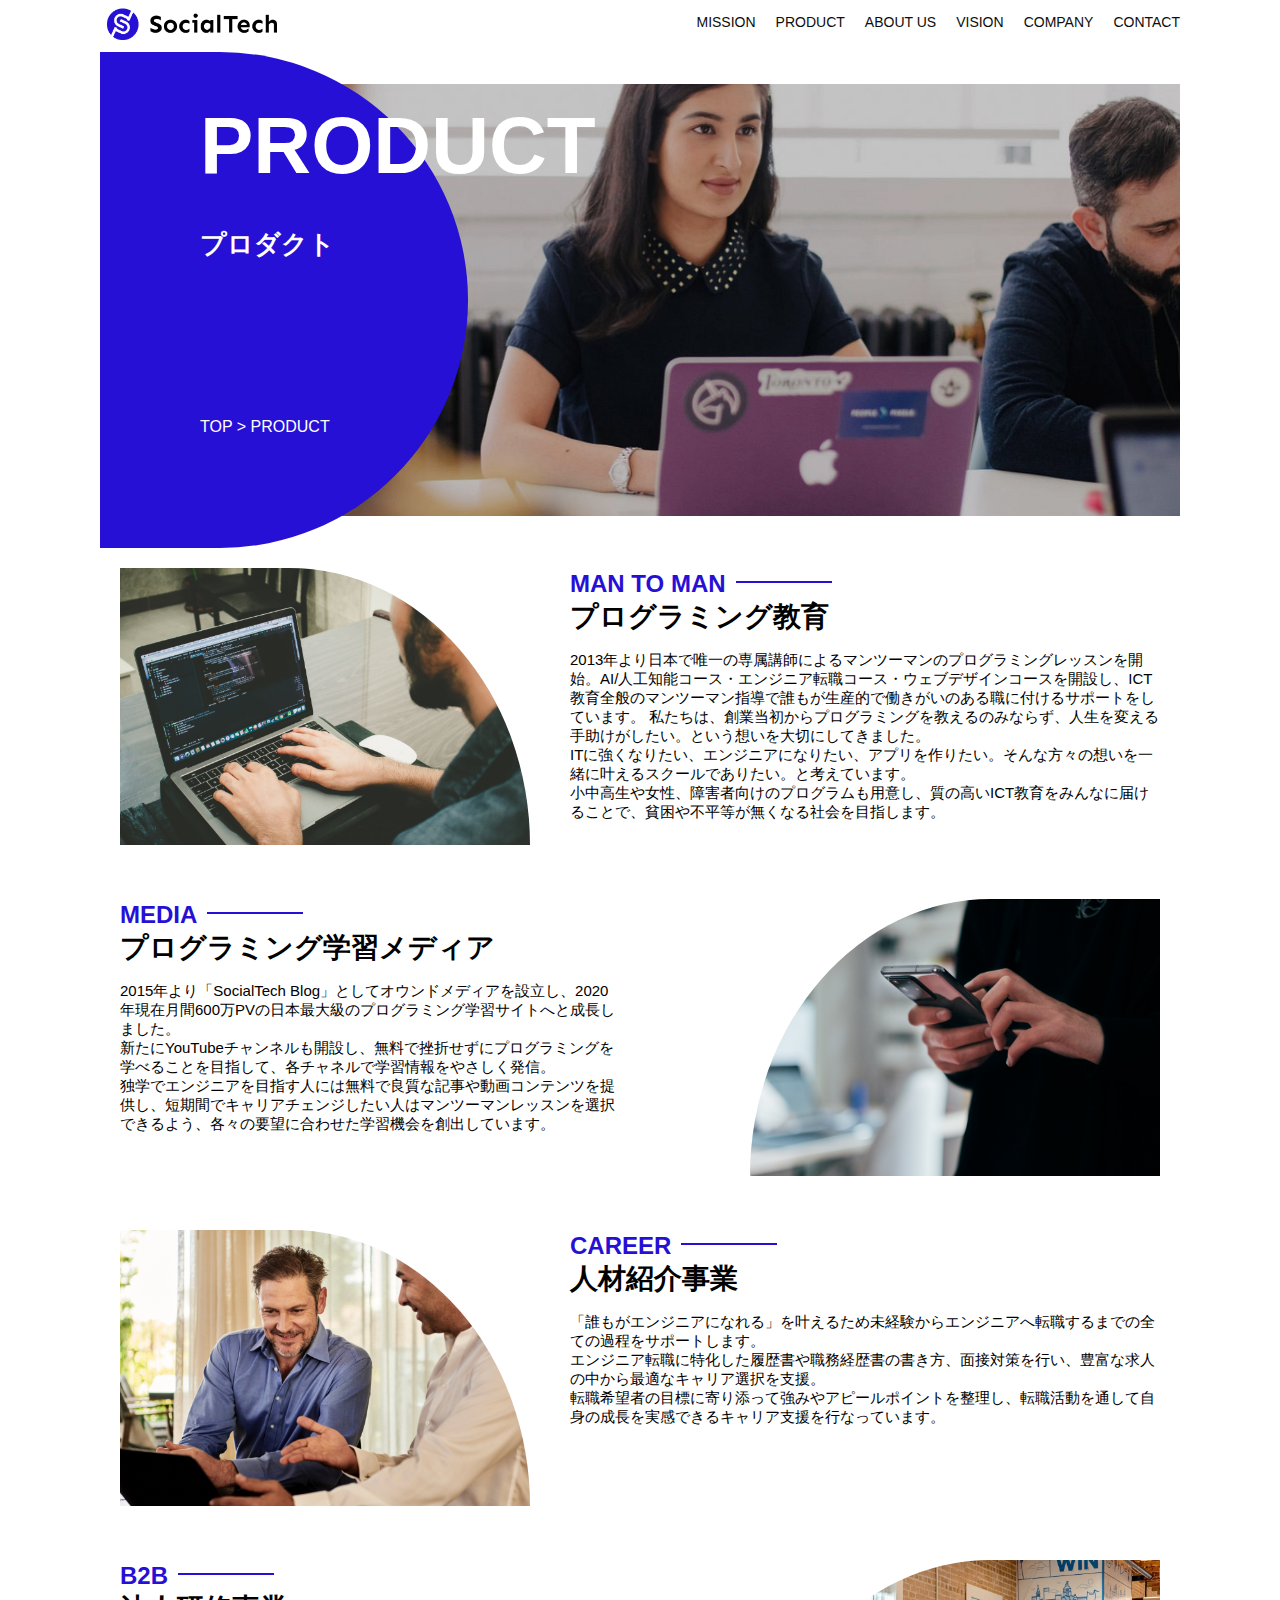
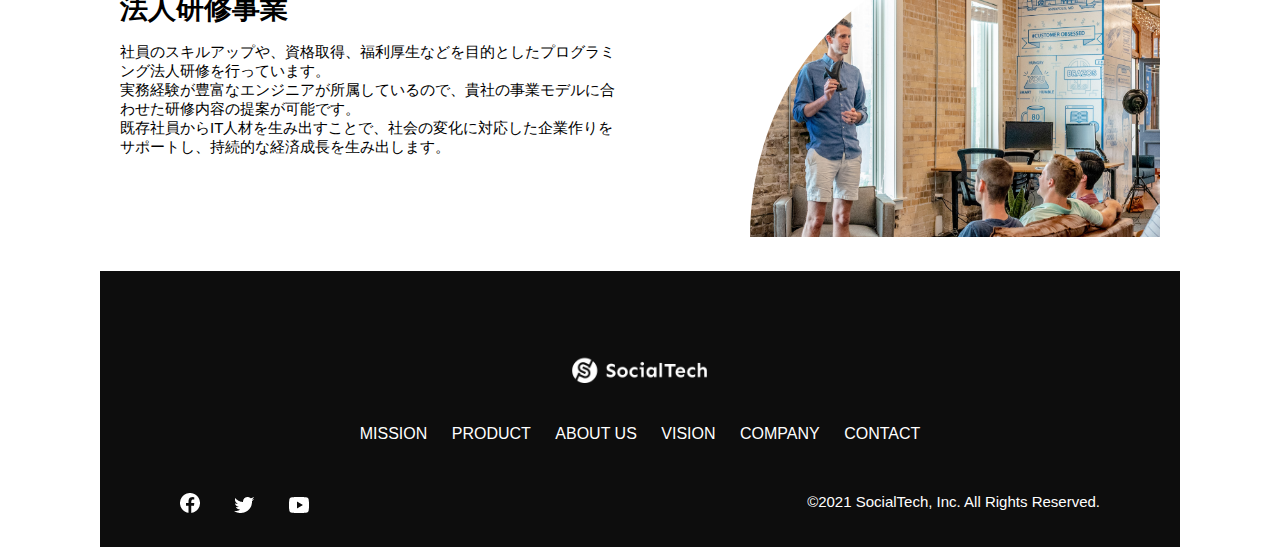
<file: socialtech/product.html>
<!DOCTYPE html>
<html>

<head>
 <title>SocialTech -PRODUCT プロダクト-</title>
 <meta charset="UTF-8">
 <meta name="description" content="SocialTechの4つのプロダクトを紹介します">
 <meta name="viewport" content="width=device-width, initial-scale=1.0">
 <link rel="stylesheet" href="style.css">
</head>

<body>

 <!-- ----------ヘッダー---------- -->
 <header>
  <!-- ロゴ -->
  <a href="index.html" id="logo"><img src="images/logo.png" alt="トップページに戻る"></a>



  <!-- ----------PC用ナビゲーション---------- -->
  <nav id="nav-pc">
   <ul>
    <li><a href="mission.html">MISSION</a></li>
    <li><a href="product.html">PRODUCT</a></li>

    <li><a href="index.html#aboutus">ABOUT US</a></li>
    <li><a href="index.html#vision">VISION</a></li>
    <li><a href="index.html#company">COMPANY</a></li>
    <li><a href="index.html#contact">CONTACT</a></li>
   </ul>
  </nav>



  <!-- ----------スマホ用メニューボタン---------- -->
  <button id="menu-sp" onclick="document.getElementById('nav-sp').style.display = 'block'">
   <img src="images/button-menu.png" alt="ナビゲーションを開く">
  </button>



  <!-- ----------スマホ用ナビゲーション---------- -->
  <div id="nav-sp">
   <button id="close" onclick="document.getElementById('nav-sp').style.display = 'none'">
    <img src="images/button-close.png" alt="ナビゲーションを閉じる">
   </button>

   <nav>
    <ul>
     <li>
      <a id="logo-sp" href="index.html" onclick="document.getElementById('nav-sp').style.display = 'none'"><img
        src="images/logo-sp.png" alt="トップページに戻る"></a>
     </li>
     <li><a class="menu" href="mission.html"
       onclick="document.getElementById('nav-sp').style.display = 'none'">MISSION</a></li>
     <li><a class="menu" href="product.html"
       onclick="document.getElementById('nav-sp').style.display = 'none'">PRODUCT</a></li>
     <li><a class="menu" href="index.html#aboutus"
       onclick="document.getElementById('nav-sp').style.display = 'none'">ABOUT US</a></li>
     <li><a class="menu" href="index.html#vision"
       onclick="document.getElementById('nav-sp').style.display = 'none'">VISION</a></li>
     <li><a class="menu" href="index.html#company"
       onclick="document.getElementById('nav-sp').style.display = 'none'">COMPANY</a></li>
     <li><a class="menu" href="index.html#contact"
       onclick="document.getElementById('nav-sp').style.display = 'none'">CONTACT</a></li>
    </ul>
   </nav>
   <div id="sns">
    <a href="https://www.facebook.com/sejuku2013">
     <img src="images/button-facebook.png" alt="Facebookのリンク">
    </a>
    <a href="https://twitter.com/samuraijuku">
     <img src="images/button-twitter.png" alt="Twitterのリンク">
    </a>
    <a href="https://www.youtube.com/channel/UCCFOQO5aDK0xXam4cUQXT8g">
     <img src="images/button-youtube.png" alt="YouTubeのリンク">
    </a>
   </div>
  </div>


 </header>


 <main>
  <article>
   <!-- ----------メインビジュアル---------- -->
   <section id="product-main">
    <div class="product-main-inner">
     <div id="product-title">
      <h1>PRODUCT<br><span>プロダクト</span></h1>
      <p>TOP > PRODUCT</p>
     </div>
    </div>
   </section>



   <section class="product-section product-section-left">
    <div class="product-section-img">
     <img src="images/product/product-mantoman.png" alt="PCでコードを書く男性">
    </div>
    <div class="product-read">
     <h2 class="product-h2">MAN TO MAN</h2>
     <h3 class="product-h3">プログラミング教育</h3>
     <p>
      2013年より日本で唯一の専属講師によるマンツーマンのプログラミングレッスンを開始。AI/人工知能コース・エンジニア転職コース・ウェブデザインコースを開設し、ICT教育全般のマンツーマン指導で誰もが生産的で働きがいのある職に付けるサポートをしています。
      私たちは、創業当初からプログラミングを教えるのみならず、人生を変える手助けがしたい。という想いを大切にしてきました。<br>ITに強くなりたい、エンジニアになりたい、アプリを作りたい。そんな方々の想いを一緒に叶えるスクールでありたい。と考えています。<br>小中高生や女性、障害者向けのプログラムも用意し、質の高いICT教育をみんなに届けることで、貧困や不平等が無くなる社会を目指します。
     </p>
    </div>
   </section>

   <section class="product-section product-section-right">
    <div class="product-read">
     <h2 class="product-h2">MEDIA</h2>
     <h3 class="product-h3">プログラミング学習メディア</h3>
     <p>2015年より「SocialTech
      Blog」としてオウンドメディアを設立し、2020年現在月間600万PVの日本最大級のプログラミング学習サイトへと成長しました。<br>新たにYouTubeチャンネルも開設し、無料で挫折せずにプログラミングを学べることを目指して、各チャネルで学習情報をやさしく発信。<br>独学でエンジニアを目指す人には無料で良質な記事や動画コンテンツを提供し、短期間でキャリアチェンジしたい人はマンツーマンレッスンを選択できるよう、各々の要望に合わせた学習機会を創出しています。
     </p>
    </div>
    <div class="product-section-img">
     <img src="images/product/product-media.png" alt="スマートフォンを操作する人">
    </div>
   </section>

   <section class="product-section product-section-left">
    <div class="product-section-img">
     <img src="images/product/product-career.png" alt="笑顔で話し合う2人の男性">
    </div>
    <div class="product-read">
     <h2 class="product-h2">CAREER</h2>
     <h3 class="product-h3">人材紹介事業</h3>
     <p>
      「誰もがエンジニアになれる」を叶えるため未経験からエンジニアへ転職するまでの全ての過程をサポートします。<br>エンジニア転職に特化した履歴書や職務経歴書の書き方、面接対策を行い、豊富な求人の中から最適なキャリア選択を支援。<br>転職希望者の目標に寄り添って強みやアピールポイントを整理し、転職活動を通して自身の成長を実感できるキャリア支援を行なっています。<br>
     </p>
    </div>
   </section>

   <section class="product-section product-section-right">
    <div class="product-read">
     <h2 class="product-h2">B2B</h2>
     <h3 class="product-h3">法人研修事業</h3>
     <p>
      社員のスキルアップや、資格取得、福利厚生などを目的としたプログラミング法人研修を行っています。<br>実務経験が豊富なエンジニアが所属しているので、貴社の事業モデルに合わせた研修内容の提案が可能です。<br>既存社員からIT人材を生み出すことで、社会の変化に対応した企業作りをサポートし、持続的な経済成長を生み出します。
     </p>
    </div>
    <div class="product-section-img">
     <img src="images/product/product-b2b.png" alt="講演中の男性とそれを聴く人々">
    </div>
   </section>
  </article>
 </main>



 <!-- ----------フッター---------- -->
 <footer>
  <div id="footer-logo">
   <img src="images/logo-sp.png" alt="SocialTech">
  </div>
  <div id="footer-link">
   <a href="mission.html">MISSION</a>
   <a href="product.html">PRODUCT</a>
   <a href="index.html#aboutus">ABOUT US</a>
   <a href="index.html#vision">VISION</a>
   <a href="index.html#company">COMPANY</a>
   <a href="index.html#contact">CONTACT</a>
  </div>
  <div id="sns-footer">
   <div class="sns-btns">
    <a href="https://www.facebook.com/sejuku2013"><img src="images/button-facebook.png" alt="Facebookのリンク"></a>
    <a href="https://twitter.com/samuraijuku"><img src="images/button-twitter.png" alt="Twitterのリンク"></a>
    <a href="https://www.youtube.com/channel/UCCFOQO5aDK0xXam4cUQXT8g"><img src="images/button-youtube.png"
      alt="YouTubeのリンク"></a>
   </div>
   <p id="copyright">&copy;2021 SocialTech, Inc. All Rights Reserved.</p>
  </div>
 </footer>

</body>

</html>
</file>
<file: socialtech/style.css>
/* PC、スマホ共通スタイル */
* {
  box-sizing: border-box;
}

p {
  font-size: 15px;
}

body {
  max-width: 1080px;
  margin: 0 auto 0 auto;
  font-family: "Source Sans Pro", "Hiragino Kaku Gothic ProN", Meiryo, Arial, sans-serif;
}



/* ----------ヘッダー---------- */
header {
  display: flex;
  justify-content: space-between;
}

/* ナビゲーションのレイアウト */
#nav-pc {
  font-size: 14px;
}

#nav-pc ul {
  display: flex;
  padding-left: 0;
}

#nav-pc li {
  list-style: none;
}

/* ナビゲーションのリンクの装飾設定 */
#nav-pc a {
  text-decoration: none;
  margin-left: 20px;
  color: #0d0d0d;
}

#nav-pc a:hover {
  text-decoration: underline;
}

/* スマホ用ナビを非表示 */
#nav-sp,
#menu-sp {
  display: none;
}



/* ----------メインビジュアル----------*/
#main-visual {
  position: relative;
  height: 470px;
}

#main-message {
  position: absolute;
  top: 0;
  left: 0;
  background-color: #2710d5;
  color: #ffffff;
  border-radius: 0 0 476px 0;
  max-width: 620px;
  height: 100%;
  width: 100%;
  z-index: 11;
}

#main-message>h1 {
  font-size: 60px;
  margin: 100px 0 0 50px;
}

#main-message>p {
  font-size: 28px;
  margin: 0 0 0 50px;
}

#main-visual>img {
  max-width: 620px;
  border-radius: 476px 0 0 0;
  position: absolute;
  top: 0;
  right: 0;
  z-index: 10;
}



/*----------見出し----------*/
h2 {
  margin: 40px 0 0 0;
}

h2::after {
  content: url("images/line.png");
  margin-left: 10px;
}

h3 {
  font-size: 27px;
}



/* ----------ミッション---------- */
#mission {
  margin: 80px auto 80px auto;
}

#mission-flex {
  display: flex;
}

#mission-flex>div {
  width: 50%;
  margin: 20px;
}

#mission-photo {
  width: 100%;
}

#s2dgs {
  margin-top: 50px;
  width: 100%;
}



/* ----------プロダクト---------- */
#product {
  background-color: #fafafa;
  margin: 80px 0 80px 0;
  padding: 10px 40px 0px 40px;
}

/* 外枠 */
#product .product-flex {
  margin-top: 40px;
  display: flex;
}

/* 左のカラム */
#product-left {
  width: 50%;
  margin-right: 20px;
}

/* 右のカラム */
#product-right {
  width: 50%;
  margin-left: 20px;
  margin-top: 80px;
}

/* 画像＋説明の枠 */
#product-left>div {
  position: relative;
  height: 480px;
  margin-right: 20px;
}

#product-right>div {
  position: relative;
  height: 480px;
  margin-left: 20px;
}

/* 画像*/
.product-photo {
  width: 100%;
}

/* 説明文の枠 */
.product-explain {
  background-color: #ffffff;
  position: absolute;
  left: 0;
  bottom: 50px;
  margin: 0 40px 0 40px;
  padding: 20px;
  box-shadow: 5px 5px 10px rgba(0, 0, 0, 0.05);
}

/* 説明文の英語 */
.product-explain>span {
  color: #2710d5;
  font-weight: bold;
  font-size: 16px;
  margin: 0;
}

/* 説明文の見出し */
.product-explain>h3 {
  margin: 5px 0 5px 0;
}

/* 説明文 */
.product-explain>p {
  font-size: 14px;
  margin: 0;
}

/* もっと見るボタン */
#product-more {
  text-align: center;
}

#product-more a {
  position: relative;
  bottom: -42px;
}



/* ----------ABOUT US---------- */
#aboutus {
  margin: 80px auto 80px auto;
}

/* ３つの組織文化と写真を入れる枠 */
#aboutus>div {
  display: flex;
}

/* 画像 */
.culture-img {
  width: 50%;
  align-self: flex-start;
}

.culture-img2 {
  margin-top: 50px;
  width: 100%;
}

/* 3つの組織文化の表 */
.culture-table {
  margin-right: 50px;
}

/* 番号 */
.culture-num {
  font-size: 80px;
  color: #2710d5;
  padding: 0 20px 0 0;
}

/* 見出し */
.culture-table th {
  text-align: left;
  font-size: 28px;
  font-weight: bold;
}

/* 組織文化英語 */
.culture-en {
  color: #2710d5;
  font-size: 24px;
}

/* 説明文 */
.culture-description {
  margin: 0;
}



/* ----------ビジョン---------- */
#vision {
  margin: 80px auto 80px auto;
}

/* セクション内の外枠*/
#vision>div {
  display: flex;
  justify-content: space-between;
  flex-wrap: wrap;
}

/*7つの行動指針の枠*/
.vision-box {
  width: 300px;
  height: 300px;
  margin-bottom: 30px;
  position: relative;
}

.vision-box>img {
  width: 100%;
  position: relative;
  z-index: 30;
}

.vision-box>div {
  position: absolute;
  top: 0;
  left: 0;
  z-index: 31;
  margin-right: 20px;
}

.vision-box>div>h4 {
  color: #2710d5;
  font-size: 19px;
  margin: 80px 0 0 0;
}

.vision-box>div>h4::first-letter {
  font-size: 40px;
}

.vision-box>div>h5 {
  font-size: 20px;
  margin: 0 0 0 0;
}

.vision-box>div>p {
  margin: 10px 0 0 0;
}



/*----------会社概要----------*/
#company {
  margin: 80px auto 80px auto;
}

#company-table {
  width: 100%;
}

.tableheader {
  text-align: left;
  padding: 20px;
  border-bottom-color: #2710d5;
  border-bottom-width: 1px;
  border-bottom-style: solid;
  width: 100px;
}

.tableheader-first {
  border-top-color: #2710d5;
  border-top-width: 1px;
  border-top-style: solid;
}

.cell {
  padding: 30px;
  border-bottom-color: #ececec;
  border-bottom-width: 1px;
  border-bottom-style: solid;
}

.cell-first {
  border-top-color: #ececec;
  border-top-width: 1px;
  border-top-style: solid;
}

#company>iframe {
  width: 100%;
  height: 368px;
  margin-top: 40px;
}



/* ----------お問い合わせ---------- */
#contact {
  margin: 80px auto 80px auto;
}

/* 外枠 */
#contact>form>div {
  display: flex;
  flex-direction: row;
  flex-wrap: wrap;
  padding-bottom: 30px;
}

/* 左列の見出し */
.contact-heading {
  width: 240px;
  align-self: center;
}

/* 見出しのラベル */
.contact-label {
  font-weight: bold;
}

/* 必須 */
.contact-span {
  color: #ce2222;
  margin: 0 0 0 20px;
  font-weight: bold;
}

/* テキストボックス */
.contact-textbox {
  border-top: 0;
  border-left: 0;
  border-right: 0;
  border-bottom-width: 1px;
  border-bottom-color: #707070;
  border-bottom-style: solid;
  background-color: #fafafa;
  width: 400px;
  height: 56px;
}

/* お問い合わせ内容のテキストエリア */
.contact-textarea {
  border-top: 0px;
  border-left: 0px;
  border-right: 0px;
  border-bottom-width: 1px;
  border-bottom-color: #707070;
  background-color: #fafafa;
  width: 400px;
  height: 200px;
}

/* 個人情報の取り扱い */
#contact dt {
  font-weight: bold;
}

#contact dd {
  margin: 0 0 16px 0;
}

#contact dd p {
  margin: 0;
}

#contact dd ul {
  padding-left: 0;
}

#contact dd li {
  margin-bottom: 0;
  list-style: none;
}



/* ----------フッター---------- */
footer {
  background-color: #0d0d0d;
  text-align: center;
  padding: 80px 80px 30px 80px;
}

#footer-logo {
  margin-bottom: 30px;
}

#footer-link {
  margin-bottom: 50px;
}

#footer-link>a {
  text-decoration: none;
  margin: 10px;
  color: #ffffff;
}

#footer-link>a:hover {
  text-decoration: underline;
}

#sns-footer {
  display: flex;
  justify-content: space-between;
  text-align: left;
}

#sns-footer a {
  margin-right: 30px;
}

#copyright {
  color: #ffffff;
  margin: 0;
}









/* ----------mission.html用スタイル---------- */
/* ----------メインビジュアル---------- */
.mission-main-inner {
  background-image: url("images/mission/mission-main.png");
  background-repeat: no-repeat;
  background-position-y: center;
}

#mission-title {
  background-color: #2710d5;
  width: 368px;
  color: #ffffff;
  height: 496px;
  border-radius: 0 248px 248px 0;
  position: relative;
}

#mission-title h1 {
  position: absolute;
  top: 0;
  left: 100px;
  font-size: 80px;
  line-height: 1;
}

#mission-title h1 span {
  font-size: 26px;
}

#mission-title>p {
  position: absolute;
  top: 350px;
  left: 100px;
  font-size: 16px;
}



/* ----------S2DGS---------- */
#mission-s2dgs {
  padding: 20px;
}

.mission-h2 {
  color: #2710d5;
  font-size: 40px;
}

.mission-h2::after {
  content: none;
}



/* ----------5Goals---------- */
#mission-five-goals {
  padding: 20px;
  display: flex;
}

#mission-five-goals .five-goals-image {
  width: 30%;
  padding: 20px;
}

#mission-five-goals .five-goals-image img {
  width: 100%;
}

#mission-five-goals .five-goals-read {
  width: 70%;
  padding: 20px;
}

#mission-five-goals .five-goals-read>div {
  margin-bottom: 40px;
}

.fivegoals-image-right {
  float: right;
  margin: 20px;
}

.fivegoals-image-left {
  float: left;
  margin: 20px;
}

.fivegoals-number {
  color: #2710d5;
  font-size: 48px;
  font-weight: bold;
  margin: 0;
}

.fivegoals-h3 {
  font-size: 28px;
  margin: 0;
}

.fivegoals-p {
  margin: 0;
}









/* ----------product.html用スタイル---------- */
/* ----------メインビジュアル---------- */
.product-main-inner {
  background-image: url("images/product/product-main.png");
  background-repeat: no-repeat;
  background-position-y: center;
}

#product-title {
  background-color: #2710d5;
  width: 368px;
  color: #ffffff;
  height: 496px;
  border-radius: 0 248px 248px 0;
  position: relative;
}

#product-title h1 {
  position: absolute;
  top: 0;
  left: 100px;
  font-size: 80px;
  line-height: 1;
}

#product-title h1 span {
  font-size: 26px;
}

#product-title>p {
  position: absolute;
  top: 350px;
  left: 100px;
  font-size: 16px;
}

/* セクション */
.product-section {
  display: flex;
  padding: 20px 20px 0;
}

.product-section .product-section-img {
  width: 450px;
}

/* 左が画像のセクション*/
.product-section-left .product-section-img img {
  width: 100%;
  padding: 0 40px 30px 0;
  border-radius: 0 432px 0 0;
}

.product-section-left .product-read {
  width: 50%;
  flex-grow: 1;
}

.product-section-left .product-read p {
  margin-bottom: 0;
}

/* 右が画像のセクション*/
.product-section-right {
  justify-content: space-between;
}

.product-section-right .product-section-img img {
  width: 100%;
  padding: 0 0 30px 40px;
  border-radius: 432px 0 0 0;
}

.product-section-right .product-read {
  width: 500px;
}

.product-h2 {
  color: #2710d5;
  font-size: 24px;
  margin: 0;
}

.product-h3 {
  font-size: 28px;
  margin: 0;
}









/* ----------SP用スタイル---------- */
@media screen and (max-width: 767px) {

  /* PC用ナビゲーション非表示 */
  #nav-pc {
    display: none;
  }

  /* ハンバーガーメニュー */
  #menu-sp {
    display: block;
    background-color: transparent;
    float: right;
    padding: 0;
    border: none;
  }



  /* ----------スマホ用ナビゲーション----------*/

  #nav-sp {
    background-color: #2710d5;
    position: fixed;
    left: 0;
    top: 0;
    height: 100%;
    width: 100%;
    display: none;
    z-index: 100;
  }

  /* ×ボタン */
  #close {
    position: absolute;
    top: 20px;
    right: 20px;
    background-color: transparent;
    border: none;
  }

  #nav-sp nav ul {
    padding-left: 0;
  }

  #nav-sp nav li {
    list-style: none;
  }

  /* ナビゲーションメニュー用ロゴ */
  #logo-sp {
    margin: 80px 0 30px 20px;
  }

  /* ナビゲーションのリンクの装飾設定 */
  #nav-sp nav a {
    display: block;
    color: #ffffff;
  }

  #nav-sp nav a:hover {
    text-decoration: underline;
  }

  #nav-sp .menu {
    text-decoration: none;
    margin: 0 20px 0 20px;
    height: 44px;
    font-size: 16px;
    background-image: url("images/arrow.png");
    background-repeat: no-repeat;
    background-position: right top;
  }

  #sns {
    position: absolute;
    bottom: 20px;
    left: 20px;
  }

  #sns>a {
    margin-right: 30px;
  }



  /* ----------メインビジュアル---------- */
  #main-visual {
    position: relative;
    height: 470px;
  }

  #main-visual>div {
    text-align: center;
    height: 280px;
  }

  #main-visual h1 {
    font-size: 28px;
    margin: 90px 0 0 0;
  }

  #main-visual>div>p {
    margin: 0;
    font-size: 15px;
  }

  #main-visual>img {
    width: 100%;
    border-radius: 476px 0 0 0;
    top: auto;
    bottom: 0;
  }

  /*見出し*/
  h2 {
    margin: 15px 0 15px 0;
  }

  h3 {
    font-size: 24px;
    margin: 10px 0 0 0;
  }



  /* ----------ミッション---------- */
  #mission {
    margin: 20px 0 20px 0;
    padding: 0 20px 0 20px;
  }

  #mission-flex {
    flex-direction: column;
  }

  #mission-flex>div {
    width: 100%;
    margin: 0;
  }



  /* ----------プロダクト---------- */
  #product {
    margin: 0;
    padding: 10px 20px 0 20px;
  }

  /* 外枠 */
  #product .product-flex {
    flex-direction: column;
    margin-top: 0;
  }

  /* 左右のカラム　スマホでは縦並び */
  #product-left,
  #product-right {
    width: 100%;
    margin: 0;
  }

  /*  画像＋説明の枠 */
  #product-left>div,
  #product-right>div {
    height: auto;
    margin: 0;
  }

  /* 説明文の枠 */
  .product-explain {
    position: relative;
    margin: 0;
  }

  .product-explain>h3 {
    margin: 10px 0 10px 0;
    font-size: 24px;
  }

  /* もっと見るボタン */
  #product-more {
    text-align: left;
  }



  /* ----------ABOUT US---------- */
  #aboutus {
    margin: 80px 20px 80px 20px;
  }

  #aboutus>div {
    flex-direction: column;
  }

  .culture-table th {
    font-size: 16px;
  }

  .culture-table {
    margin-right: 0;
    padding-right: 20px;
    order: 2;
  }

  .culture-img {
    width: 100%;
    order: 1;
  }

  .culture-img2 {
    margin-top: 0;
  }

  .culture-num {
    padding: 0;
  }

  .culture-description {
    margin: 0;
  }



  /* ----------ビジョン---------- */
  #vision {
    margin: 80px 20px 80px 20px;
  }

  .vision-box>img {
    position: absolute;
    top: 0;
    left: 0;
  }

  .vision-box>div>h4 {
    margin: 60px 0 0 0;
  }



  /*----------会社概要----------*/
  #company {
    margin: 0 20px 0 20px;
  }

  #company>h3 {
    margin-bottom: 20px;
  }

  .tableheader {
    width: 50px;
  }

  .cell {
    padding: 20px;
  }

  #company>iframe {
    height: 240px;
  }



  /* ----------お問い合わせ---------- */
  #contact {
    margin: 80px 20px 80px 20px;
  }

  #contact>h3 {
    margin-bottom: 20px;
  }

  #contact>form>div {
    flex-direction: column;
    margin-bottom: 20px;
  }

  .contact-heading {
    align-self: auto;
    margin-bottom: 20px;
  }

  .contact-textbox {
    min-width: 300px;
    width: 100%;
  }

  .contact-textarea {
    height: 150px;
    width: 100%;
  }

  .radiobutton {
    margin-bottom: 20px;
  }



  /* ----------フッター---------- */
  footer {
    padding: 30px 20px 50px 20px;
    text-align: left;
  }

  #footer-link>a {
    margin: 0 20px 30px 0;
    display: block;
    background-image: url("images/arrow.png");
    background-repeat: no-repeat;
    background-position: right top;
  }

  #footer-link>a:hover {
    text-decoration: underline;
  }

  #sns-footer {
    flex-direction: column;
    justify-content: flex-start;
  }

  #copyright {
    font-size: 12px;
    margin-top: 30px;
  }



  /* ▼▼▼▼▼▼▼▼▼▼ミッションページ　main▼▼▼▼▼▼▼▼▼▼ */
  #mission-main {
    height: 256px;
    margin-top: 4%;
    position: relative;
  }

  .mission-main-inner {
    height: 80%;
    background-size: cover;
  }

  #mission-title {
    width: 136px;
    height: 256px;
    position: absolute;
    top: -10%;
  }

  #mission-title h1 {
    left: 20px;
    font-size: 40px;
  }

  #mission-title h1 span {
    font-size: 18px;
  }

  #mission-title>p {
    top: 180px;
    left: 20px;
    font-size: 13px;
  }



  /* ▼▼▼▼▼▼▼▼▼▼ミッションページ　S2DGS▼▼▼▼▼▼▼▼▼▼ */
  .mission-h2 {
    font-size: 38px;
    margin: 0px;
  }

  .mission-h2::after {
    content: none;
  }

  #mission-s2dgs>img {
    width: 100%;
  }



  /* ▼▼▼▼▼▼▼▼▼▼ミッションページ　5Goals▼▼▼▼▼▼▼▼▼▼ */
  #mission-five-goals {
    flex-direction: column;
  }

  #mission-five-goals>div {
    padding: 0;
  }

  #mission-five-goals .five-goals-image,
  #mission-five-goals .five-goals-read {
    width: 100%;
    padding: 0;
  }

  #mission-five-goals .five-goals-read>div {
    display: flex;
    flex-direction: column;
  }

  .fivegoals-image-right,
  .fivegoals-image-left {
    align-self: center;
  }



  /* ▲▲▲▲▲▲▲▲▲▲プロダクトページ main▲▲▲▲▲▲▲▲▲▲ */
  #product-main {
    height: 256px;
    margin-top: 4%;
    position: relative;
  }

  .product-main-inner {
    height: 80%;
    background-size: cover;
  }

  #product-title {
    width: 136px;
    height: 256px;
    position: absolute;
    top: -10%;
  }

  #product-title h1 {
    left: 20px;
    font-size: 40px;
  }

  #product-title h1 span {
    font-size: 18px;
  }

  #product-title>p {
    top: 180px;
    left: 20px;
    font-size: 13px;
  }



  /* ▲▲▲▲▲▲▲▲▲▲プロダクトページ section▲▲▲▲▲▲▲▲▲▲ */
  .product-section {
    flex-direction: column;
  }

  .product-section .product-section-img {
    width: 100%;
  }

  .product-section .product-section-img img {
    width: 100%;
    padding: 0;
  }

  /* 左が画像のセクション*/
  .product-section-left .product-section-img img {
    border-radius: 0 300px 0 0;
  }

  .product-section-left .product-read {
    width: 100%;
    flex-grow: 1;
  }

  /* 右が画像のセクション*/
  .product-section-right .product-section-img img {
    order: 1;
    border-radius: 300px 0 0 0;
  }

  .product-section-right .product-read {
    order: 2;
    width: 100%;
  }


}
</file>
